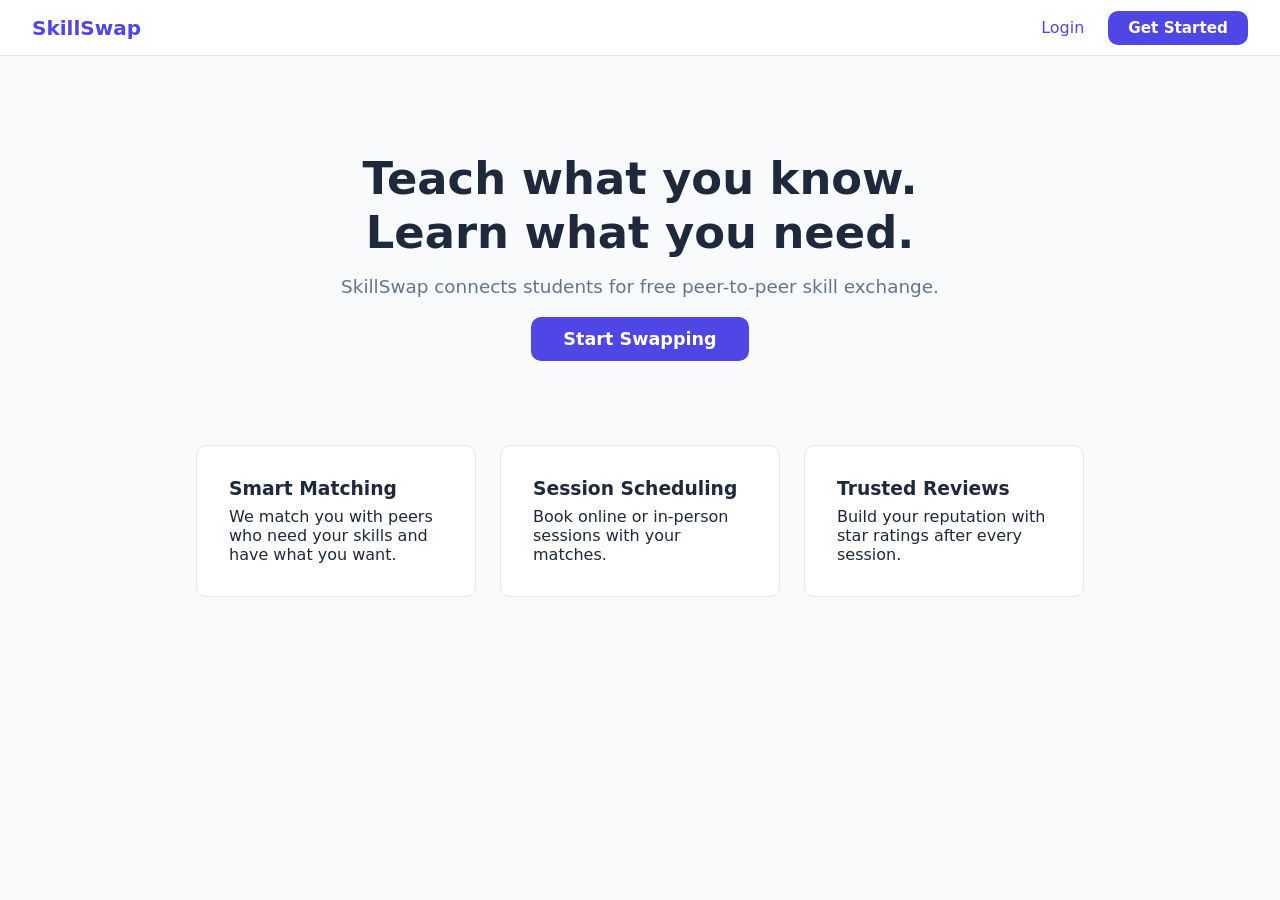
<file: frontend/pages/index.html>
<!DOCTYPE html>
<html lang="en">
<head>
  <meta charset="UTF-8" />
  <meta name="viewport" content="width=device-width, initial-scale=1.0" />
  <title>SkillSwap — Exchange Skills, Grow Together</title>
  <link rel="stylesheet" href="../css/main.css" />
</head>
<body>
  <nav class="navbar">
    <a class="brand" href="index.html">SkillSwap</a>
    <div class="nav-links">
      <a href="login.html">Login</a>
      <a href="register.html" class="btn-primary">Get Started</a>
    </div>
  </nav>

  <main class="hero">
    <h1>Teach what you know.<br/>Learn what you need.</h1>
    <p>SkillSwap connects students for free peer-to-peer skill exchange.</p>
    <a href="register.html" class="btn-primary btn-lg">Start Swapping</a>
  </main>

  <section class="features">
    <div class="feature-card">
      <h3>Smart Matching</h3>
      <p>We match you with peers who need your skills and have what you want.</p>
    </div>
    <div class="feature-card">
      <h3>Session Scheduling</h3>
      <p>Book online or in-person sessions with your matches.</p>
    </div>
    <div class="feature-card">
      <h3>Trusted Reviews</h3>
      <p>Build your reputation with star ratings after every session.</p>
    </div>
  </section>
<script>if (localStorage.getItem("token")) window.location.href = "dashboard.html";</script>
</body>
</html>
</file>
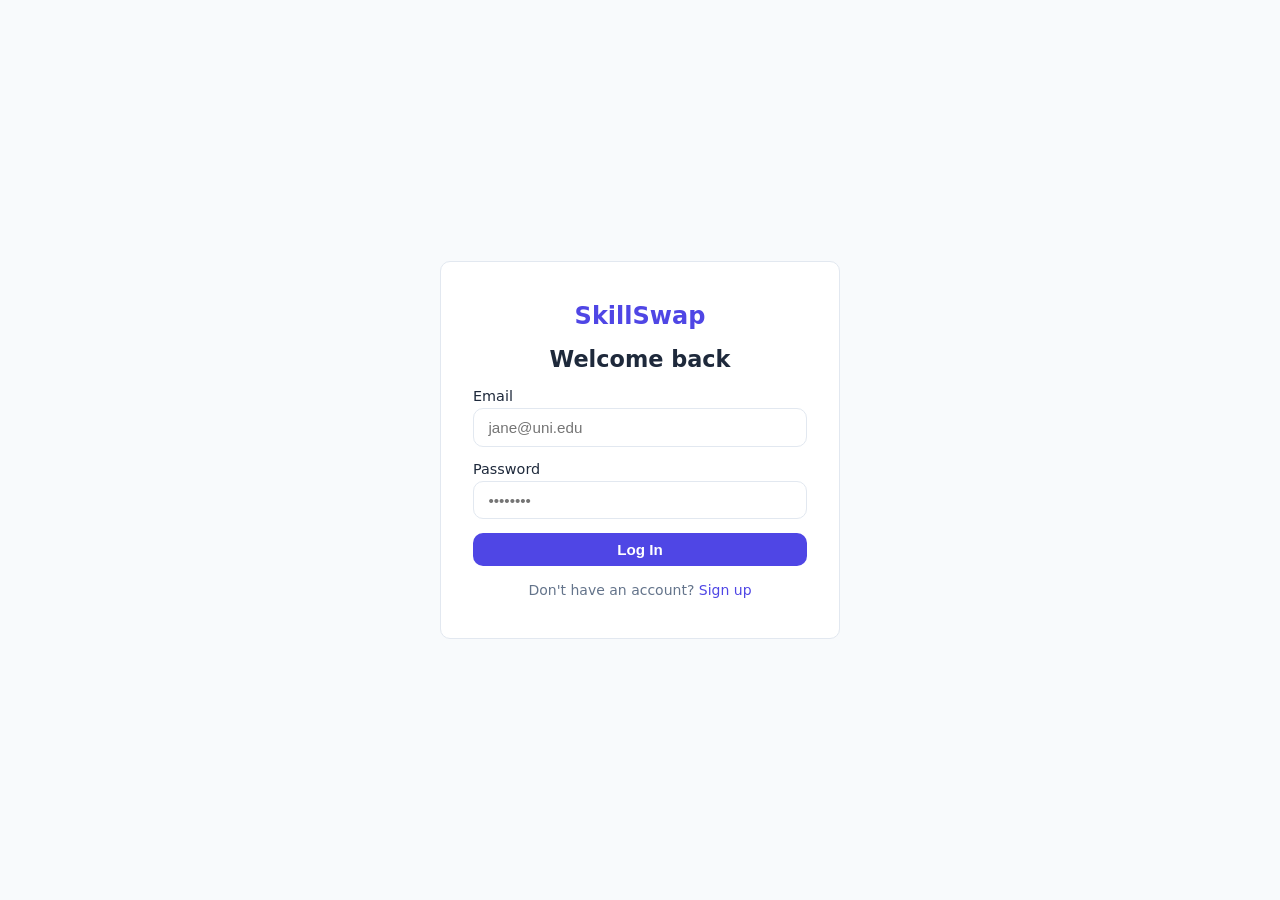
<file: frontend/pages/browse.html>
<!DOCTYPE html>
<html lang="en">
<head>
  <meta charset="UTF-8" />
  <meta name="viewport" content="width=device-width, initial-scale=1.0" />
  <title>Browse Matches — SkillSwap</title>
  <link rel="stylesheet" href="../css/main.css" />
  <link rel="stylesheet" href="../css/browse.css" />
</head>
<body>
  <nav class="navbar">
    <a class="brand" href="dashboard.html">SkillSwap</a>
    <div class="nav-links">
      <a href="profile.html">Profile</a>
      <a href="dashboard.html">Dashboard</a>
      <a href="messages.html">Messages</a>
      <a href="#" id="logout-btn">Logout</a>
    </div>
  </nav>

  <main class="browse-page">
    <aside class="filters">
      <h3>Filter</h3>
      <label>Skill
        <input type="text" id="filter-skill" placeholder="e.g. Python" />
      </label>
      <label>Min Rating
        <select id="filter-rating">
          <option value="">Any</option>
          <option value="4">4+</option>
          <option value="3">3+</option>
        </select>
      </label>
      <label>Format
        <select id="filter-format">
          <option value="">Any</option>
          <option value="online">Online</option>
          <option value="in-person">In-person</option>
        </select>
      </label>
      <button id="apply-filters" class="btn-primary btn-full">Apply</button>
    </aside>

    <section class="matches-grid" id="matches-grid">
      <p class="loading">Loading matches...</p>
    </section>
  </main>

  <!-- Request Swap Modal -->
  <div id="swap-modal" class="modal-overlay hidden">
    <div class="modal-card">
      <h3>Request Skill Swap</h3>
      <label>Skill to Learn
        <select id="swap-skill-select"></select>
      </label>
      <label>Proposed Date &amp; Time <span style="font-weight:400;color:var(--muted)">(optional)</span>
        <input type="datetime-local" id="swap-date" />
      </label>
      <label>Format
        <select id="swap-format">
          <option value="online">Online</option>
          <option value="in-person">In-person</option>
        </select>
      </label>
      <p id="swap-error" class="error hidden"></p>
      <div class="modal-actions">
        <button id="swap-cancel" class="btn-outline">Cancel</button>
        <button id="swap-confirm" class="btn-primary">Send Request</button>
      </div>
    </div>
  </div>

  <script src="../js/api.js"></script>
  <script src="../js/browse.js"></script>
</body>
</html>
</file>
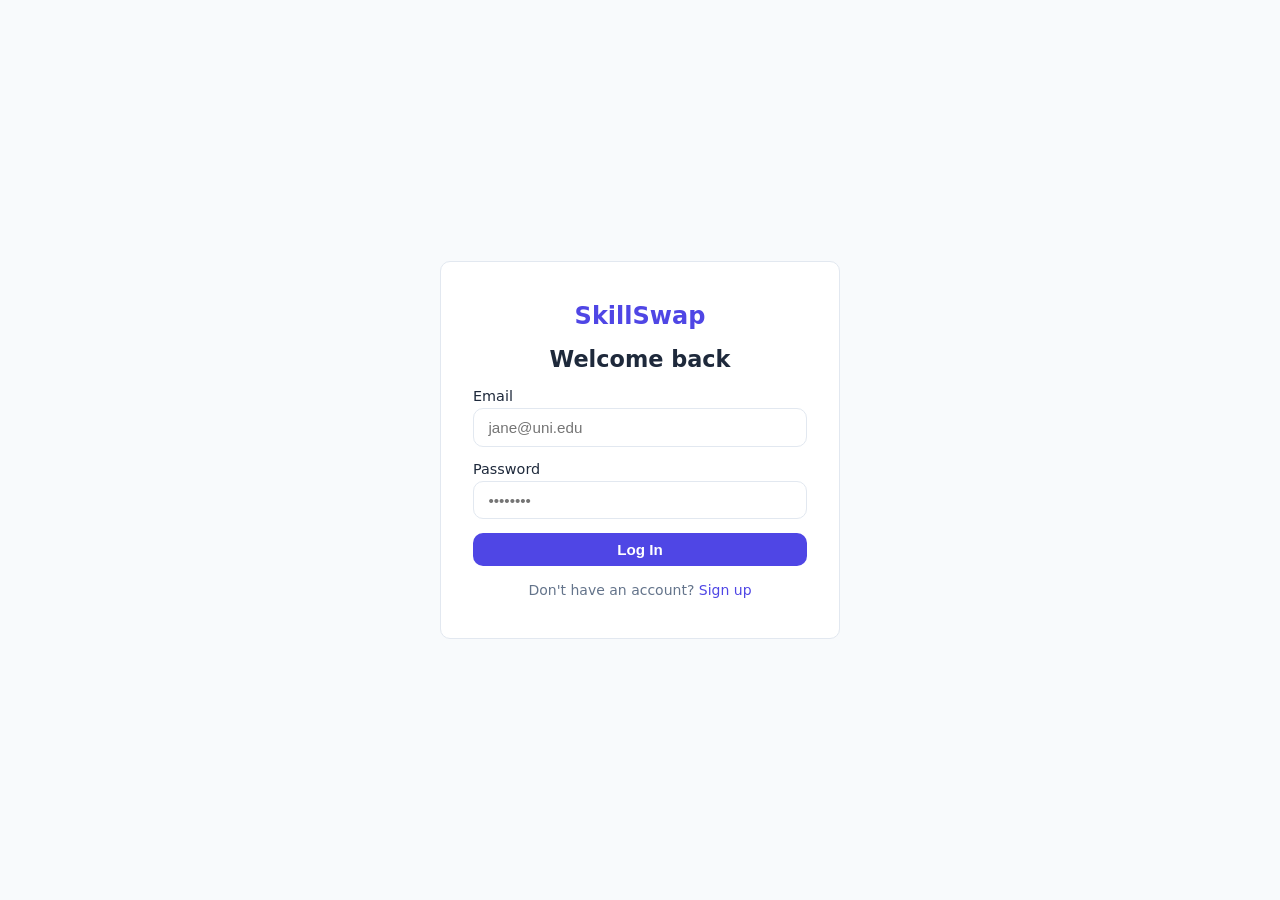
<file: frontend/pages/dashboard.html>
<!DOCTYPE html>
<html lang="en">
<head>
  <meta charset="UTF-8" />
  <meta name="viewport" content="width=device-width, initial-scale=1.0" />
  <title>Dashboard — SkillSwap</title>
  <link rel="stylesheet" href="../css/main.css" />
  <link rel="stylesheet" href="../css/dashboard.css" />
</head>
<body>
  <nav class="navbar">
    <a class="brand" href="dashboard.html">SkillSwap</a>
    <div class="nav-links">
      <a href="profile.html">Profile</a>
      <a href="browse.html">Browse</a>
      <a href="messages.html">Messages</a>
      <span id="notif-badge" class="badge hidden">0</span>
      <a href="#" id="logout-btn">Logout</a>
    </div>
  </nav>

  <main class="dashboard-page">
    <h1>Dashboard</h1>

    <section class="dash-section">
      <h2>Pending Requests <span id="pending-count" class="badge">0</span></h2>
      <div id="pending-list"></div>
    </section>

    <section class="dash-section">
      <h2>Upcoming Sessions</h2>
      <div id="upcoming-list"></div>
    </section>

    <section class="dash-section">
      <h2>Past Sessions</h2>
      <div id="past-list"></div>
    </section>

    <section class="dash-section">
      <h2>Top Matches</h2>
      <div id="matches-list"></div>
    </section>
  </main>

  <!-- Leave Review Modal -->
  <div id="review-modal" class="modal-overlay hidden">
    <div class="modal-card">
      <h3>Leave a Review</h3>
      <label>Rating
        <div class="star-rating" id="star-rating">
          <span data-val="1">★</span>
          <span data-val="2">★</span>
          <span data-val="3">★</span>
          <span data-val="4">★</span>
          <span data-val="5">★</span>
        </div>
      </label>
      <label>Comment <span style="font-weight:400;color:var(--muted)">(optional)</span>
        <textarea id="review-comment" rows="3" placeholder="Share your experience…"></textarea>
      </label>
      <p id="review-error" class="error hidden"></p>
      <div class="modal-actions">
        <button id="review-cancel" class="btn-outline">Cancel</button>
        <button id="review-submit" class="btn-primary">Submit Review</button>
      </div>
    </div>
  </div>

  <script src="../js/api.js"></script>
  <script src="../js/dashboard.js"></script>
</body>
</html>
</file>
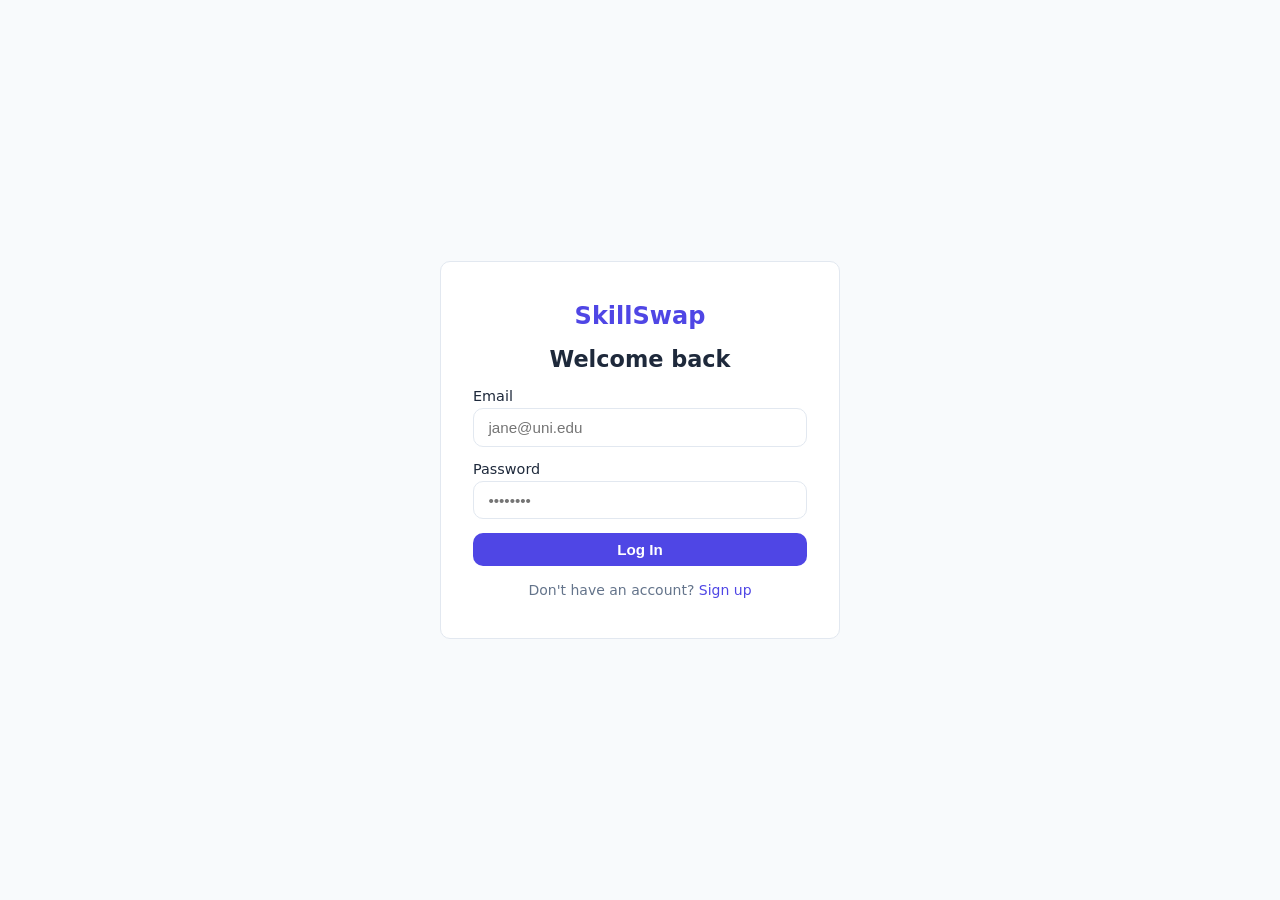
<file: frontend/pages/login.html>
<!DOCTYPE html>
<html lang="en">
<head>
  <meta charset="UTF-8" />
  <meta name="viewport" content="width=device-width, initial-scale=1.0" />
  <title>Login — SkillSwap</title>
  <link rel="stylesheet" href="../css/main.css" />
  <link rel="stylesheet" href="../css/auth.css" />
</head>
<body class="auth-page">
  <div class="auth-card">
    <a class="brand" href="index.html">SkillSwap</a>
    <h2>Welcome back</h2>

    <form id="login-form">
      <label>Email
        <input type="email" id="email" placeholder="jane@uni.edu" required />
      </label>
      <label>Password
        <input type="password" id="password" placeholder="••••••••" required />
      </label>
      <div id="error-msg" class="error hidden"></div>
      <button type="submit" class="btn-primary btn-full">Log In</button>
    </form>

    <p class="auth-switch">Don't have an account? <a href="register.html">Sign up</a></p>
  </div>
  <script src="../js/api.js"></script>
  <script src="../js/auth.js"></script>
</body>
</html>
</file>
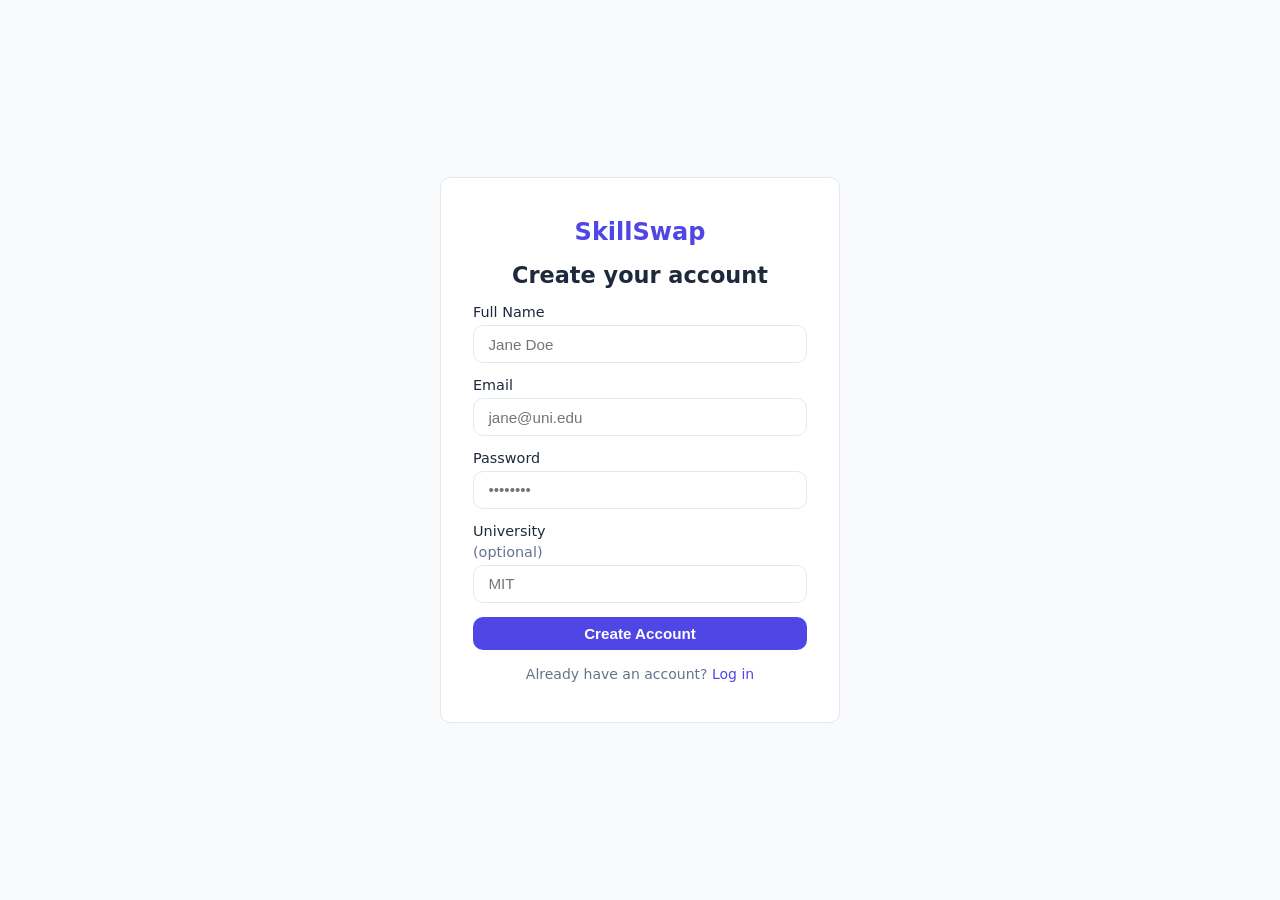
<file: frontend/pages/register.html>
<!DOCTYPE html>
<html lang="en">
<head>
  <meta charset="UTF-8" />
  <meta name="viewport" content="width=device-width, initial-scale=1.0" />
  <title>Register — SkillSwap</title>
  <link rel="stylesheet" href="../css/main.css" />
  <link rel="stylesheet" href="../css/auth.css" />
</head>
<body class="auth-page">
  <div class="auth-card">
    <a class="brand" href="index.html">SkillSwap</a>
    <h2>Create your account</h2>

    <form id="register-form">
      <label>Full Name
        <input type="text" id="name" placeholder="Jane Doe" required />
      </label>
      <label>Email
        <input type="email" id="email" placeholder="jane@uni.edu" required />
      </label>
      <label>Password
        <input type="password" id="password" placeholder="••••••••" required />
      </label>
      <label>University <span class="optional">(optional)</span>
        <input type="text" id="university" placeholder="MIT" />
      </label>
      <div id="error-msg" class="error hidden"></div>
      <button type="submit" class="btn-primary btn-full">Create Account</button>
    </form>

    <p class="auth-switch">Already have an account? <a href="login.html">Log in</a></p>
  </div>
  <script src="../js/api.js"></script>
  <script src="../js/auth.js"></script>
</body>
</html>
</file>
<file: frontend/css/main.css>
/* ── Reset & tokens ── */
*, *::before, *::after { box-sizing: border-box; margin: 0; padding: 0; }

:root {
  --primary:   #4f46e5;
  --primary-h: #4338ca;
  --bg:        #f8fafc;
  --surface:   #ffffff;
  --border:    #e2e8f0;
  --text:      #1e293b;
  --muted:     #64748b;
  --danger:    #ef4444;
  --radius:    10px;
}

body { font-family: system-ui, sans-serif; background: var(--bg); color: var(--text); }

a { color: var(--primary); text-decoration: none; }
a:hover { text-decoration: underline; }

/* ── Navbar ── */
.navbar {
  display: flex; align-items: center; justify-content: space-between;
  padding: 0 2rem; height: 56px;
  background: var(--surface); border-bottom: 1px solid var(--border);
  position: sticky; top: 0; z-index: 100;
}
.brand { font-size: 1.25rem; font-weight: 700; color: var(--primary); }
.nav-links { display: flex; gap: 1.5rem; align-items: center; }

/* ── Buttons ── */
.btn-primary {
  background: var(--primary); color: #fff;
  padding: .5rem 1.25rem; border-radius: var(--radius);
  border: none; cursor: pointer; font-size: .95rem; font-weight: 600;
  transition: background .15s;
}
.btn-primary:hover { background: var(--primary-h); text-decoration: none; }

.btn-secondary {
  background: transparent; color: var(--primary);
  padding: .5rem 1.25rem; border-radius: var(--radius);
  border: 2px solid var(--primary); cursor: pointer; font-size: .95rem;
}
.btn-outline {
  background: transparent; color: var(--text);
  padding: .4rem 1rem; border-radius: var(--radius);
  border: 1px solid var(--border); cursor: pointer; font-size: .875rem;
}
.btn-lg   { padding: .75rem 2rem; font-size: 1.1rem; }
.btn-full { width: 100%; }
.btn-sm   { padding: .3rem .75rem; font-size: .8rem; }

/* ── Badge ── */
.badge {
  background: var(--danger); color: #fff;
  border-radius: 999px; padding: .1rem .5rem;
  font-size: .75rem; font-weight: 700;
}
.hidden { display: none !important; }

/* ── Hero ── */
.hero {
  text-align: center; padding: 6rem 2rem 4rem;
}
.hero h1 { font-size: 2.8rem; font-weight: 800; line-height: 1.2; margin-bottom: 1rem; }
.hero p  { font-size: 1.15rem; color: var(--muted); margin-bottom: 2rem; }

/* ── Feature cards ── */
.features {
  display: flex; gap: 1.5rem; flex-wrap: wrap;
  justify-content: center; padding: 2rem;
}
.feature-card {
  background: var(--surface); border: 1px solid var(--border);
  border-radius: var(--radius); padding: 2rem; max-width: 280px;
}
.feature-card h3 { margin-bottom: .5rem; }

/* ── Utility ── */
.error { color: var(--danger); font-size: .875rem; margin-top: .5rem; }
.loading { color: var(--muted); padding: 2rem; text-align: center; }

/* ── Modal (shared) ── */
.modal-overlay {
  position: fixed; inset: 0;
  background: rgba(0,0,0,.4);
  display: flex; align-items: center; justify-content: center;
  z-index: 200;
}
.modal-card {
  background: var(--surface); border-radius: var(--radius);
  padding: 2rem; width: 100%; max-width: 420px;
  display: flex; flex-direction: column; gap: 1rem;
}
.modal-card h3 { font-size: 1.2rem; }
.modal-card label { display: flex; flex-direction: column; gap: .3rem; font-size: .9rem; font-weight: 500; }
.modal-card input,
.modal-card textarea,
.modal-card select {
  padding: .6rem .9rem; border: 1px solid var(--border);
  border-radius: var(--radius); font-size: .95rem; font-family: inherit; resize: vertical;
}
.modal-card input:focus,
.modal-card textarea:focus,
.modal-card select:focus { outline: none; border-color: var(--primary); }
.modal-actions { display: flex; gap: .75rem; justify-content: flex-end; margin-top: .5rem; }

/* ── Spinner ── */
.spinner {
  width: 34px; height: 34px;
  border: 3px solid var(--border);
  border-top-color: var(--primary);
  border-radius: 50%;
  animation: spin .7s linear infinite;
  margin: 3rem auto;
}
@keyframes spin { to { transform: rotate(360deg); } }

/* ── Star rating ── */
.star-rating { display: flex; gap: .2rem; font-size: 1.6rem; color: #d1d5db; cursor: pointer; }
.star-rating span:hover,
.star-rating span.active { color: #f59e0b; }
</file>
<file: frontend/css/browse.css>
.browse-page { display: flex; gap: 1.5rem; max-width: 1100px; margin: 2rem auto; padding: 0 1rem; }

.filters {
  width: 220px; flex-shrink: 0;
  background: var(--surface); border: 1px solid var(--border);
  border-radius: var(--radius); padding: 1.25rem;
  display: flex; flex-direction: column; gap: .875rem; align-self: start;
}
.filters h3 { margin-bottom: .25rem; }
.filters label { display: flex; flex-direction: column; gap: .3rem; font-size: .875rem; }
.filters input, .filters select {
  padding: .45rem .75rem; border: 1px solid var(--border);
  border-radius: var(--radius); font-size: .875rem;
}

.matches-grid {
  flex: 1; display: grid;
  grid-template-columns: repeat(auto-fill, minmax(260px, 1fr));
  gap: 1rem; align-content: start;
}

.match-card {
  background: var(--surface); border: 1px solid var(--border);
  border-radius: var(--radius); padding: 1.25rem;
  display: flex; flex-direction: column; gap: .75rem;
}
.match-card .match-header { display: flex; align-items: center; gap: .75rem; }
.match-card img { width: 48px; height: 48px; border-radius: 50%; object-fit: cover; }
.match-card h4 { font-size: 1rem; margin: 0; }
.match-card .uni { font-size: .8rem; color: var(--muted); }
.match-score {
  background: #dcfce7; color: #16a34a;
  font-size: .8rem; font-weight: 700;
  padding: .2rem .6rem; border-radius: 999px; align-self: flex-start;
}
.skill-pills { display: flex; flex-wrap: wrap; gap: .35rem; }
.pill {
  padding: .2rem .6rem; border-radius: 999px; font-size: .78rem;
}
.pill.offer { background: #eef2ff; color: var(--primary); }
.pill.want  { background: #fef3c7; color: #b45309; }
</file>
<file: frontend/css/dashboard.css>
.dashboard-page { max-width: 860px; margin: 2rem auto; padding: 0 1rem; display: flex; flex-direction: column; gap: 2rem; }
.dashboard-page h1 { font-size: 1.8rem; }

.dash-section {
  background: var(--surface); border: 1px solid var(--border);
  border-radius: var(--radius); padding: 1.5rem;
}
.dash-section h2 { font-size: 1.1rem; margin-bottom: 1rem; display: flex; align-items: center; gap: .5rem; }

.session-card {
  display: flex; align-items: center; gap: 1rem;
  padding: .875rem 0; border-bottom: 1px solid var(--border);
}
.session-card:last-child { border-bottom: none; }
.session-card .info { flex: 1; }
.session-card .info strong { display: block; font-size: .95rem; }
.session-card .info span { font-size: .8rem; color: var(--muted); }
.status-badge {
  padding: .25rem .6rem; border-radius: 999px; font-size: .75rem; font-weight: 600;
}
.status-badge.pending   { background: #fef3c7; color: #b45309; }
.status-badge.accepted  { background: #dcfce7; color: #16a34a; }
.status-badge.declined  { background: #fee2e2; color: var(--danger); }
.status-badge.completed { background: #e0f2fe; color: #0284c7; }
</file>
<file: frontend/css/auth.css>
.auth-page {
  display: flex; align-items: center; justify-content: center;
  min-height: 100vh; background: var(--bg);
}

.auth-card {
  background: var(--surface); border: 1px solid var(--border);
  border-radius: var(--radius); padding: 2.5rem 2rem;
  width: 100%; max-width: 400px;
  display: flex; flex-direction: column; gap: 1rem;
}

.auth-card .brand { font-size: 1.5rem; text-align: center; }
.auth-card h2 { text-align: center; font-size: 1.4rem; }

form { display: flex; flex-direction: column; gap: .875rem; }

label {
  display: flex; flex-direction: column; gap: .3rem;
  font-size: .9rem; font-weight: 500;
}
label input {
  padding: .6rem .9rem; border: 1px solid var(--border);
  border-radius: var(--radius); font-size: .95rem; outline: none;
}
label input:focus { border-color: var(--primary); }

.optional { font-weight: 400; color: var(--muted); }
.auth-switch { text-align: center; font-size: .875rem; color: var(--muted); }
</file>
